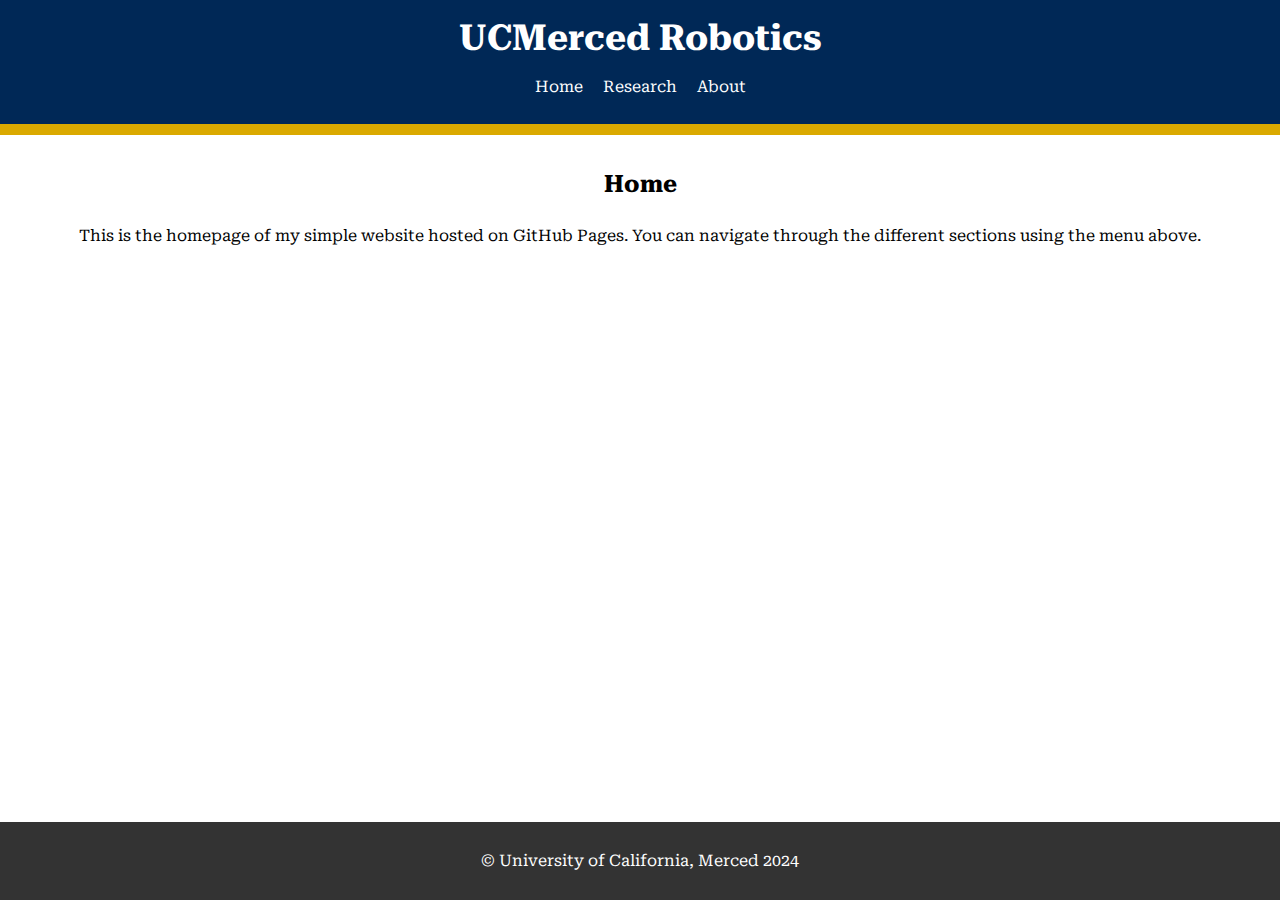
<file: index.html>
<!DOCTYPE html>
<html lang="en">
<head>
    <meta charset="UTF-8">
    <meta name="viewport" content="width=device-width, initial-scale=1.0">
    <title>UCMercedRobotics</title>
    <link rel="preconnect" href="https://fonts.googleapis.com">
    <link rel="preconnect" href="https://fonts.gstatic.com" crossorigin>
    <link href='https://fonts.googleapis.com/css2?family=Roboto+Serif:ital,opsz,wght@0,8..144,100..900;1,8..144,100..900&display=swap' rel='stylesheet'>
    <link rel="stylesheet" href="style.css">
<body>
    <header>
        <h1>UCMerced Robotics</h1>
        <nav>
            <ul>
                <li><a href="index.html">Home</a></li>
                <li class="dropdown">
                    <a href="#" class="dropbtn">Research</a>
                    <div class="dropdown-content">
                        <a href="one4all.html">One For All</a>
                        <a href="gpt-mp-ros2.html">GPT Mission Planner</a>
                        <a href="gnn-sop.html">GNN SOP Solver</a>
                        <a href="asUwish.html">As You Wish</a>
                    </div>
                </li>
                <li><a href="https://robotics.ucmerced.edu/">About</a></li>
            </ul>
        </nav>
    </header>

    <main>
        <section>
            <h2>Home</h2>
            <p>This is the homepage of my simple website hosted on GitHub Pages. You can navigate through the different sections using the menu above.</p>
        </section>
    </main>

    <footer>
        <p>&copy; University of California, Merced 2024</p>
    </footer>
</body>
</html>
</file>
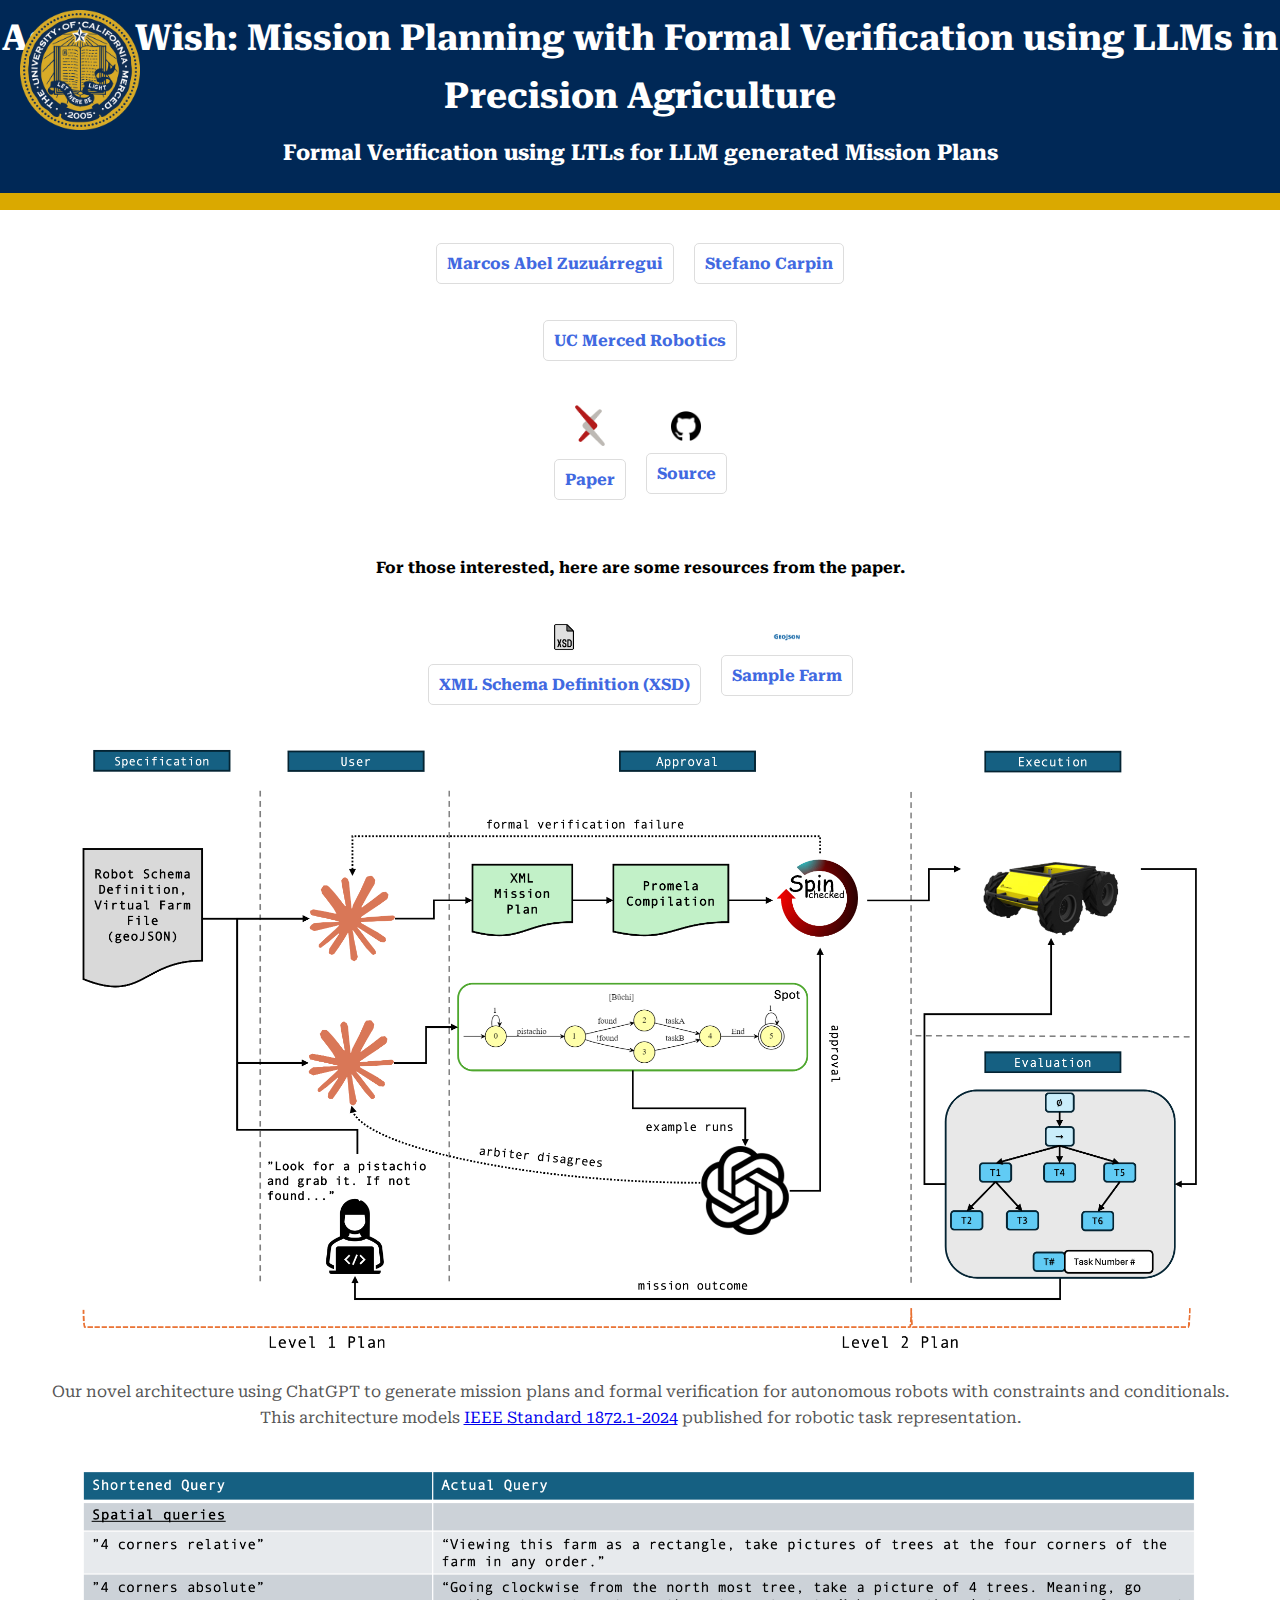
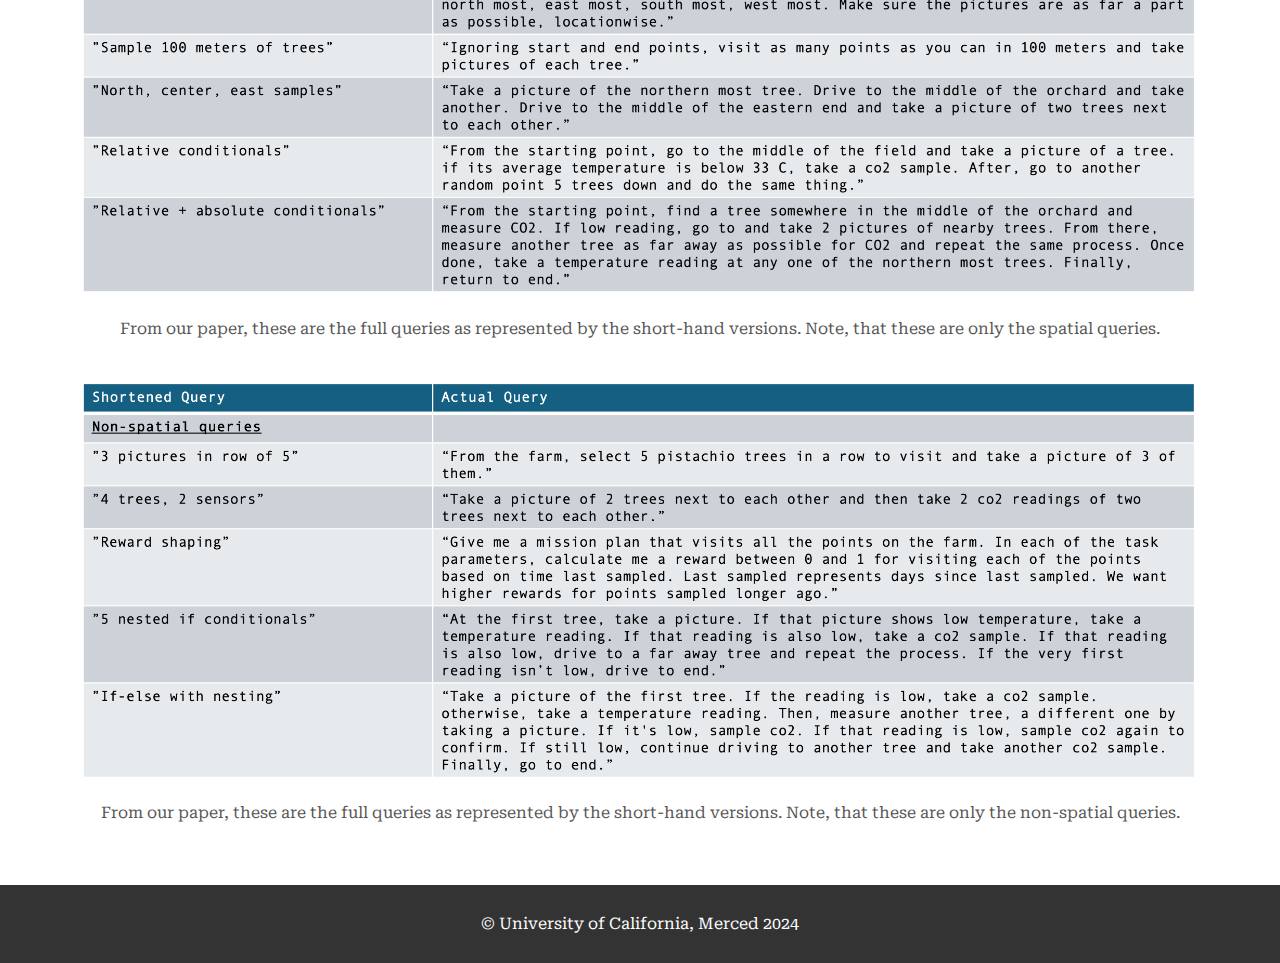
<file: asUwish.html>
<!DOCTYPE html>
<html lang="en">
<head>
    <meta charset="UTF-8">
    <meta name="viewport" content="width=device-width, initial-scale=1.0">
    <title>UCMercedRobotics</title>
    <link rel="preconnect" href="https://fonts.googleapis.com">
    <link rel="preconnect" href="https://fonts.gstatic.com" crossorigin>
    <link href="https://fonts.googleapis.com/css2?family=Roboto+Serif:ital,opsz,wght@0,8..144,100..900;1,8..144,100..900&display=swap" rel="stylesheet">
    <link rel="stylesheet" href="style.css">
</head>
<body>
    <header>
        <a href="index.html">
            <img src="images/UC_Merced_Seal.png" alt="Home" class="home-logo">
        </a>
        <h1>As You Wish: Mission Planning with Formal Verification using LLMs in Precision Agriculture</h1>
        <h2>Formal Verification using LTLs for LLM generated Mission Plans</h2>
    </header>

    <main>
        <div class="header-image-container">        
            <h3><a href="https://linkedin.com/in/marcos-zuzuárregui-73a681bb" class="link-section">Marcos Abel Zuzuárregui</a></h3>
            <h3><a href="https://robotics.ucmerced.edu/" class="link-section">Stefano Carpin</a></h3>
        </div>

        <div class="header-image-container">        
            <!-- <img src="images/UC_Merced_Seal.png" alt="UCM Seal" class="header-image"> -->
            <h3><a href="https://robotics.ucmerced.edu/" class="link-section">UC Merced Robotics</a></h3>
        </div>

        <div class="header-image-container">   
            <div class="image-link-container">
                <img src="images/arxiv.png" alt="Arxiv" class="small-image">
                <h3><a href="" class="link-section">Paper</a></h3>
            </div>     
            <div class="image-link-container">
                <img src="images/github.png" alt="GitHub" class="small-image">
                <h3><a href="https://github.com/ucmercedrobotics/gpt-mission-planner/tree/case-2025" class="link-section">Source</a></h3>
            </div>
        </div>

        <h4>For those interested, here are some resources from the paper.</h4>

        <div class="header-image-container">   
            <div class="image-link-container">
                <img src="gpt-mp-ros2/images/xsd.png" alt="XSD" class="small-image">
                <h3><a href="https://github.com/ucmercedrobotics/gpt-mission-planner/blob/case-2025/app/resources/context/wheeled_bots/schema.xsd" class="link-section">XML Schema Definition (XSD)</a></h3>
            </div>     
            <div class="image-link-container">
                <img src="gpt-mp-ros2/images/geojson.png" alt="GeoJSON" class="small-image">
                <h3><a href="https://github.com/ucmercedrobotics/gpt-mission-planner/blob/case-2025/app/resources/context/wheeled_bots/reza_medium.geojson" class="link-section">Sample Farm</a></h3>
            </div>
        </div>

        <img src="asUwish/spin_arch.png" alt="GPT Architecture" class="image" width="90%">
        <p class="caption">Our novel architecture using ChatGPT to generate mission plans and formal verification for autonomous robots with constraints and conditionals.
            <br/> This architecture models <a href="https://standards.ieee.org/ieee/1872.1/6993/">IEEE Standard 1872.1-2024</a> published for robotic task representation.
        </p>

        <img src="gpt-mp-ros2/images/spatial.png" alt="GPT Architecture" class="image" width="90%">
        <p class="caption">From our paper, these are the full queries as represented by the short-hand versions. Note, that these are only the spatial queries.</p>
        <img src="gpt-mp-ros2/images/non-spatial.png" alt="GPT Architecture" class="image" width="90%">
        <p class="caption">From our paper, these are the full queries as represented by the short-hand versions. Note, that these are only the non-spatial queries.</p>
        
    </main>

    <footer>
        <p>&copy; University of California, Merced 2024</p>
    </footer>
</body>
</html>
</file>
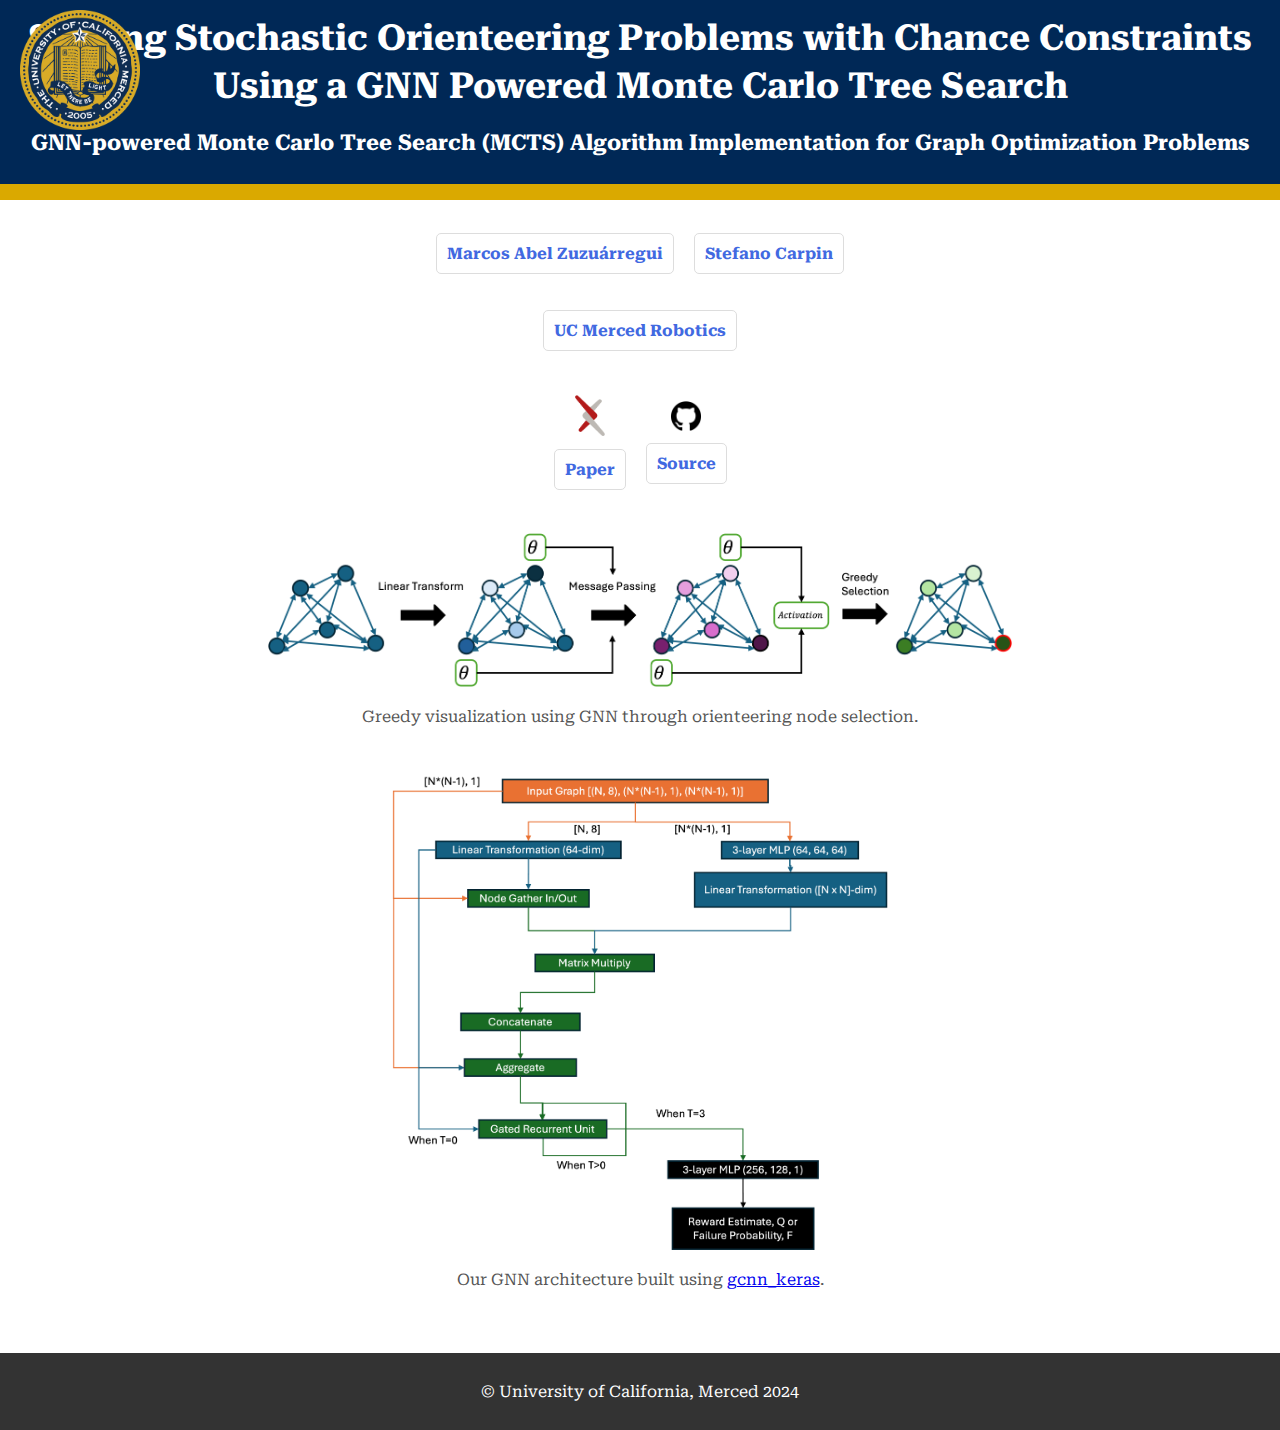
<file: gnn-sop.html>
<!DOCTYPE html>
<html lang="en">
<head>
    <meta charset="UTF-8">
    <meta name="viewport" content="width=device-width, initial-scale=1.0">
    <title>UCMercedRobotics</title>
    <link rel="preconnect" href="https://fonts.googleapis.com">
    <link rel="preconnect" href="https://fonts.gstatic.com" crossorigin>
    <link href="https://fonts.googleapis.com/css2?family=Roboto+Serif:ital,opsz,wght@0,8..144,100..900;1,8..144,100..900&display=swap" rel="stylesheet">
    <link rel="stylesheet" href="style.css">
</head>
<body>
    <header>
        <a href="index.html">
            <img src="images/UC_Merced_Seal.png" alt="Home" class="home-logo">
        </a>
        <h1>Solving Stochastic Orienteering Problems with Chance Constraints </h1>
        <h1>Using a GNN Powered Monte Carlo Tree Search</h1>
        <h2>GNN-powered Monte Carlo Tree Search (MCTS) Algorithm Implementation for Graph Optimization Problems</h2>
    </header>

    <main>
        <div class="header-image-container">        
            <h3><a href="https://linkedin.com/in/marcos-zuzuárregui-73a681bb" class="link-section">Marcos Abel Zuzuárregui</a></h3>
            <h3><a href="https://robotics.ucmerced.edu/" class="link-section">Stefano Carpin</a></h3>
        </div>

        <div class="header-image-container">        
            <!-- <img src="images/UC_Merced_Seal.png" alt="UCM Seal" class="header-image"> -->
            <h3><a href="https://robotics.ucmerced.edu/" class="link-section">UC Merced Robotics</a></h3>
        </div>

        <div class="header-image-container">   
            <div class="image-link-container">
                <img src="images/arxiv.png" alt="Arxiv" class="small-image">
                <h3><a href="https://arxiv.org/abs/2409.04653" class="link-section">Paper</a></h3>
            </div>     
            <div class="image-link-container">
                <img src="images/github.png" alt="GitHub" class="small-image">
                <h3><a href="https://github.com/ucmercedrobotics/GNNStochasticOrienteering" class="link-section">Source</a></h3>
            </div>
        </div>

        <img src="images/highlevelgnn.png" alt="GNN High level" class="image" width="60%">
        <p class="caption">Greedy visualization using GNN through orienteering node selection.</p>

        <img src="images/detailedgnn.png" alt="GNN Architecture" class="image" width="40%">
        <p class="caption">Our GNN architecture built using <a href="https://github.com/aimat-lab/gcnn_keras">gcnn_keras</a>.</p>

        <!-- <video width="1440" autoplay muted loop playsinline>
            <source src="videos/jetson_example.mp4" type="video/mp4">
            Your browser does not support the video tag.
        </video> -->

        <!-- <p class="caption">This is a demonstration video showcasing the features of my website.</p>

        <div class="media-container">
            <div class="image-container">
                <img src="images/ucm_graph20.png" alt="UCM graph20" class="image">
            </div>
            <div class="video-container">
                <video width="100%" autoplay muted loop playsinline>
                    <source src="videos/ucm_husky.mp4" type="video/mp4">
                    Your browser does not support the video tag.
                </video>
                <p class="caption">Driving</p>
            </div>
        </div> -->
        
    </main>

    <footer>
        <p>&copy; University of California, Merced 2024</p>
    </footer>
</body>
</html>
</file>
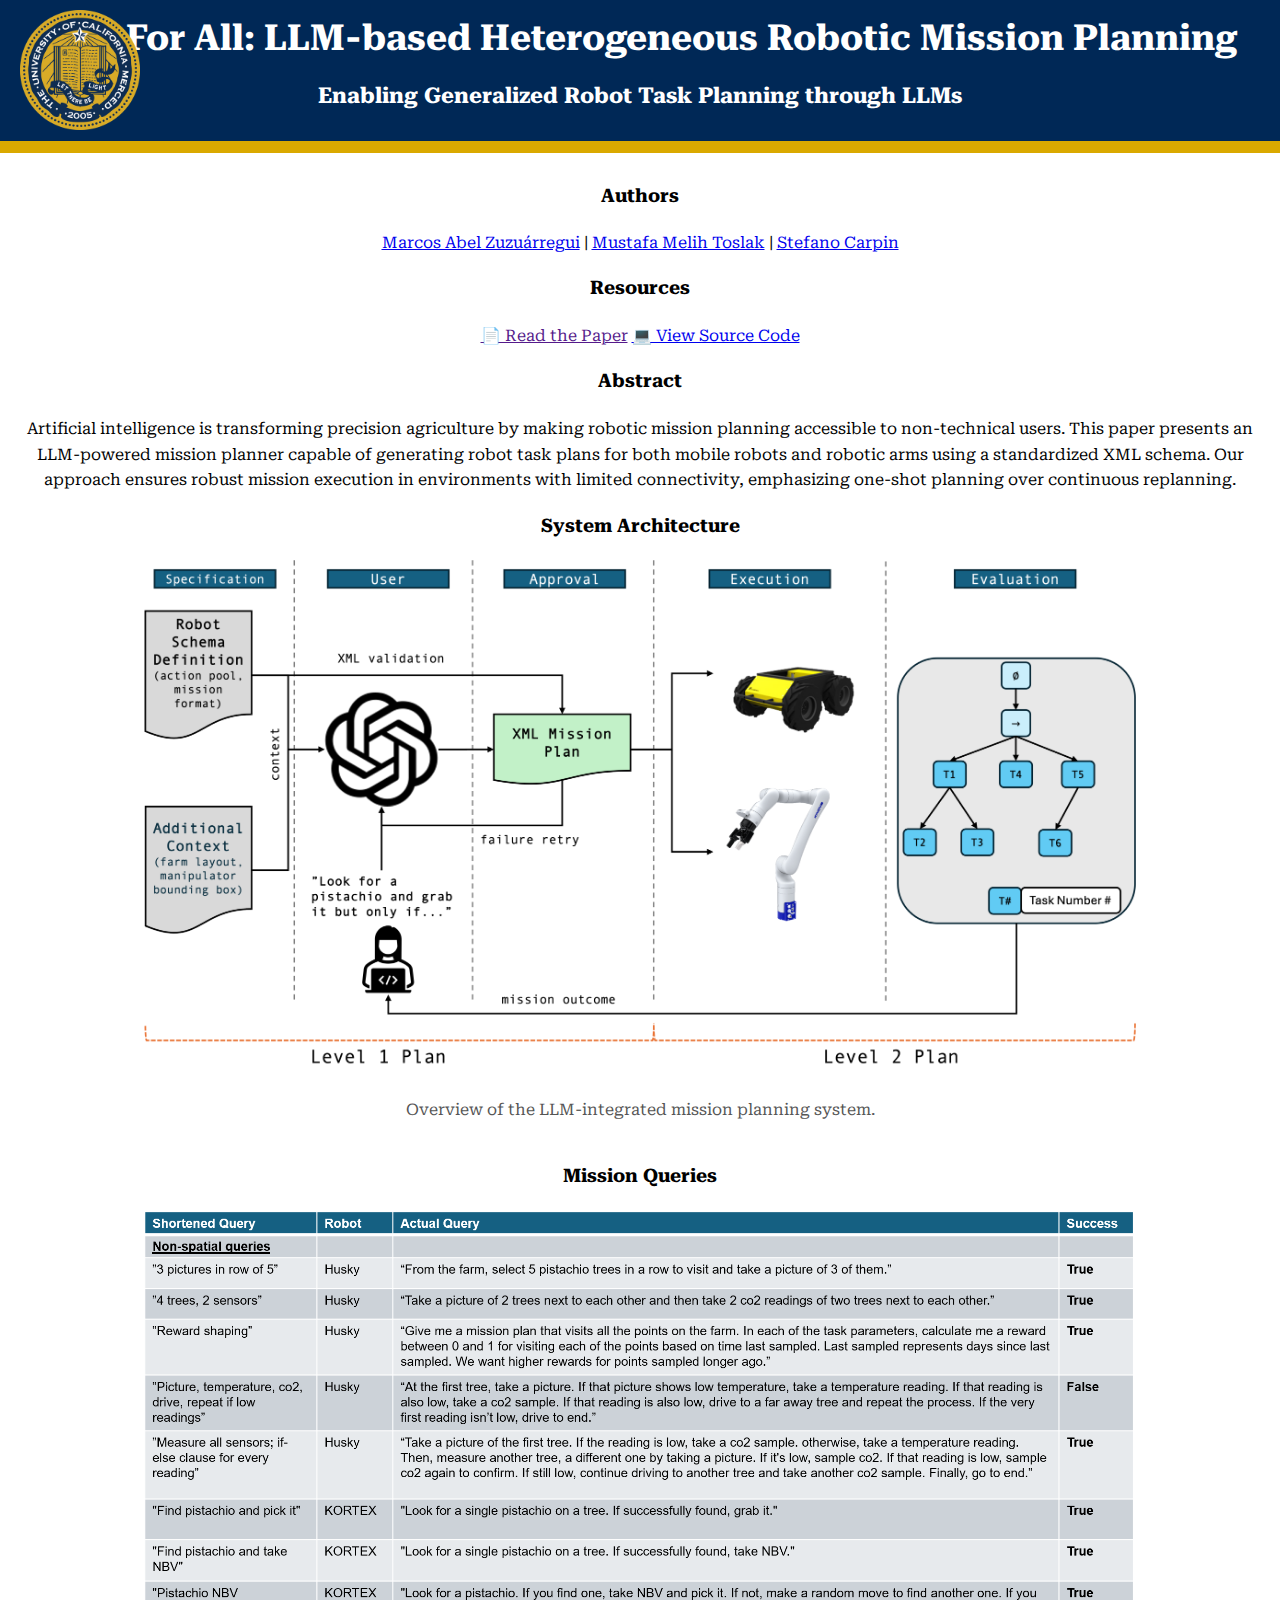
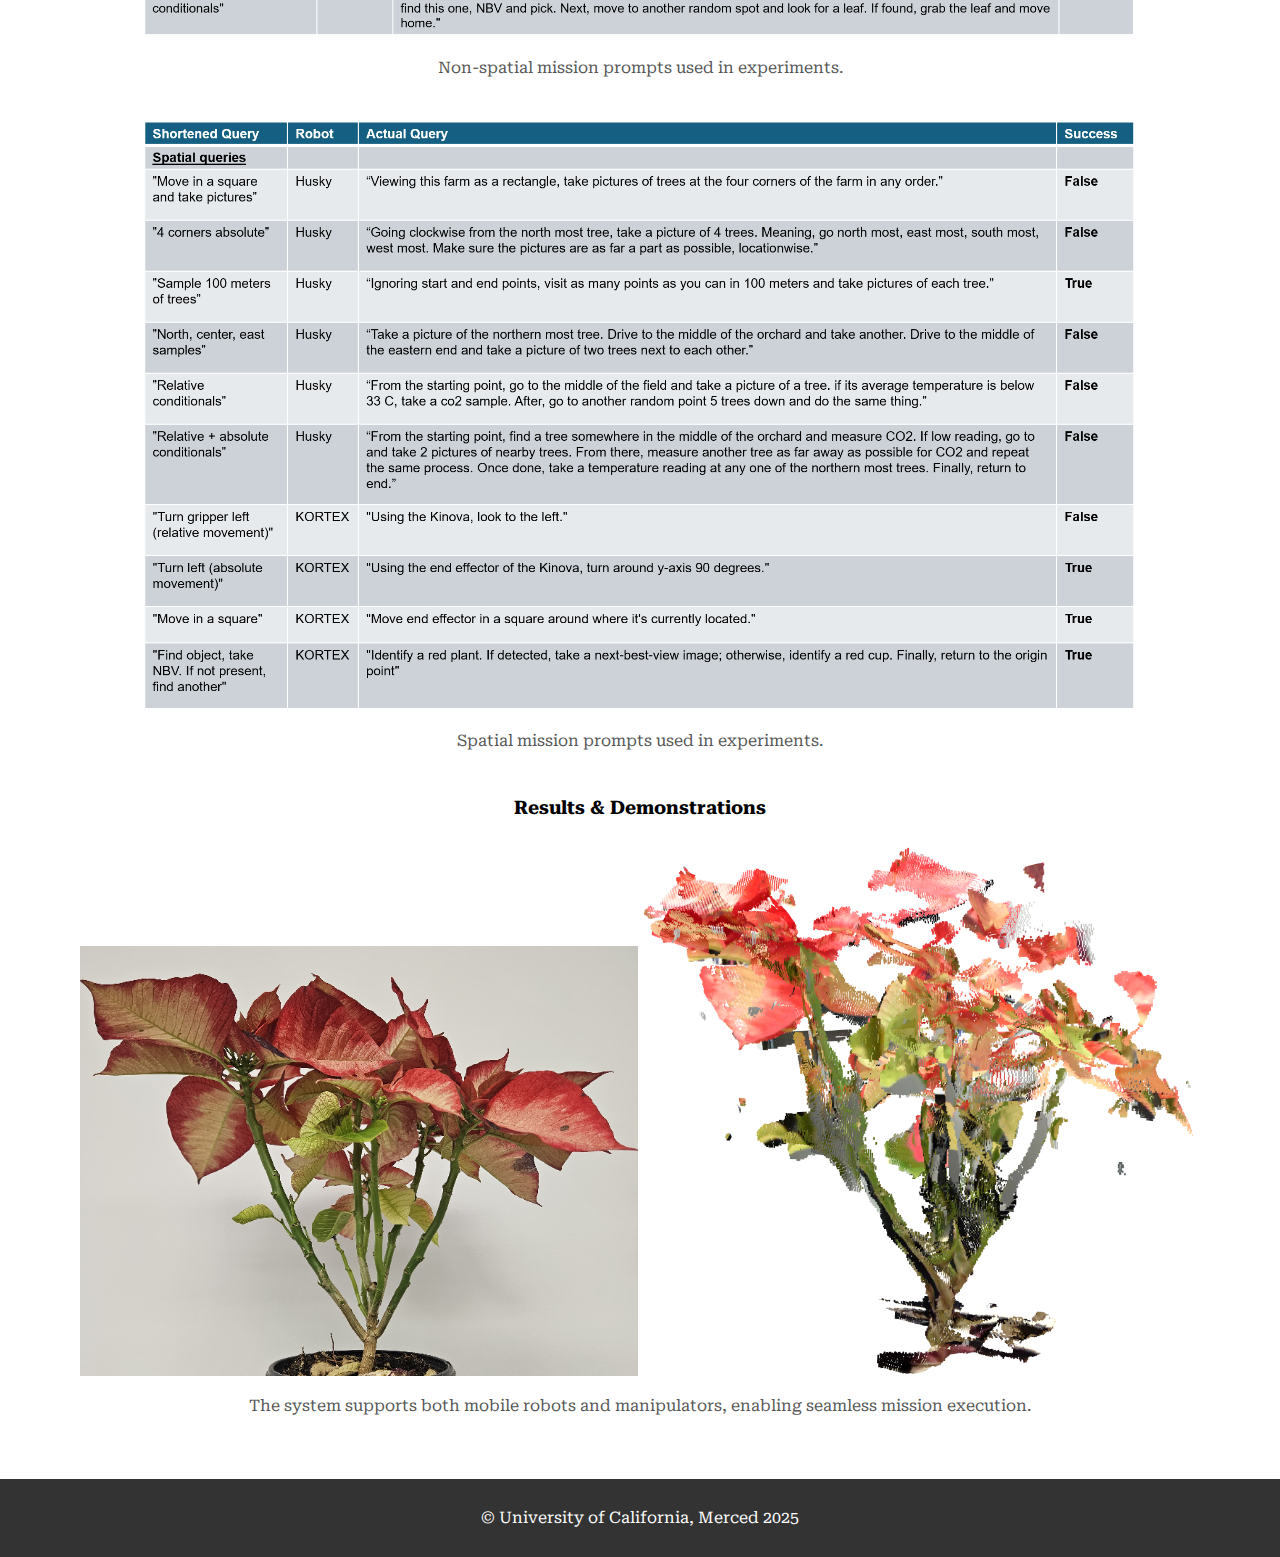
<file: one4all.html>
<!DOCTYPE html>
<html lang="en">
<head>
    <meta charset="UTF-8">
    <meta name="viewport" content="width=device-width, initial-scale=1.0">
    <title>One For All: LLM-based Heterogeneous Robotic Mission Planning</title>
    <link rel="preconnect" href="https://fonts.googleapis.com">
    <link rel="preconnect" href="https://fonts.gstatic.com" crossorigin>
    <link href="https://fonts.googleapis.com/css2?family=Roboto+Serif:wght@300;700&display=swap" rel="stylesheet">
    <link rel="stylesheet" href="style.css">
</head>
<body>
    <header>
        <div class="header-container">
            <a href="index.html">
                <img src="images/UC_Merced_Seal.png" alt="Home" class="home-logo">
            </a>
            <div class="title-container">
                <h1>One For All: LLM-based Heterogeneous Robotic Mission Planning</h1>
                <h2>Enabling Generalized Robot Task Planning through LLMs</h2>
            </div>
        </div>
    </header>

    <main>
        <section class="authors">
            <h3>Authors</h3>
            <p><a href="https://linkedin.com/in/marcos-zuzuárregui-73a681bb">Marcos Abel Zuzuárregui</a> | 
               <a href="https://linkedin.com/in/mustafa-melih-toslak">Mustafa Melih Toslak</a> | 
               <a href="https://robotics.ucmerced.edu/">Stefano Carpin</a></p>
        </section>
        
        <section class="resources">
            <h3>Resources</h3>
            <div class="resource-links">
                <a href="" class="btn">📄 Read the Paper</a>
                <a href="https://github.com/ucmercedrobotics/NextBestView" class="btn">💻 View Source Code</a>
            </div>
        </section>
        
        <section class="abstract">
            <h3>Abstract</h3>
            <p>Artificial intelligence is transforming precision agriculture by making robotic mission planning accessible to non-technical users. 
            This paper presents an LLM-powered mission planner capable of generating robot task plans for both mobile robots and robotic arms 
            using a standardized XML schema. Our approach ensures robust mission execution in environments with limited connectivity, 
            emphasizing one-shot planning over continuous replanning.</p>
        </section>

        <section class="architecture">
            <h3>System Architecture</h3>
            <img src="one4all/pictures/ifac_gpt_arch.png" alt="System Architecture" class="image" width="80%">
            <p class="caption">Overview of the LLM-integrated mission planning system.</p>
        </section>

        <section class="queries">
            <h3>Mission Queries</h3>
            <img src="one4all/pictures/kinova_queries.png" alt="Non-spatial" class="image" width="80%">
            <p class="caption">Non-spatial mission prompts used in experiments.</p>
            <img src="one4all/pictures/kinova_spatial.png" alt="Spatial" class="image" width="80%">
            <p class="caption">Spatial mission prompts used in experiments.</p>
        </section>
        
        <section class="results">
            <h3>Results & Demonstrations</h3>
            <div class="image-row">
                <img src="one4all/pictures/rgbimage.png" alt="RGB Image" class="image" width="45%">
                <img src="one4all/pictures/pointcloud.png" alt="Point Cloud Data" class="image" width="45%">
            </div>
            <p class="caption">The system supports both mobile robots and manipulators, enabling seamless mission execution.</p>
        </section>
    </main>

    <footer>
        <p>&copy; University of California, Merced 2025</p>
    </footer>
</body>
</html>
</file>
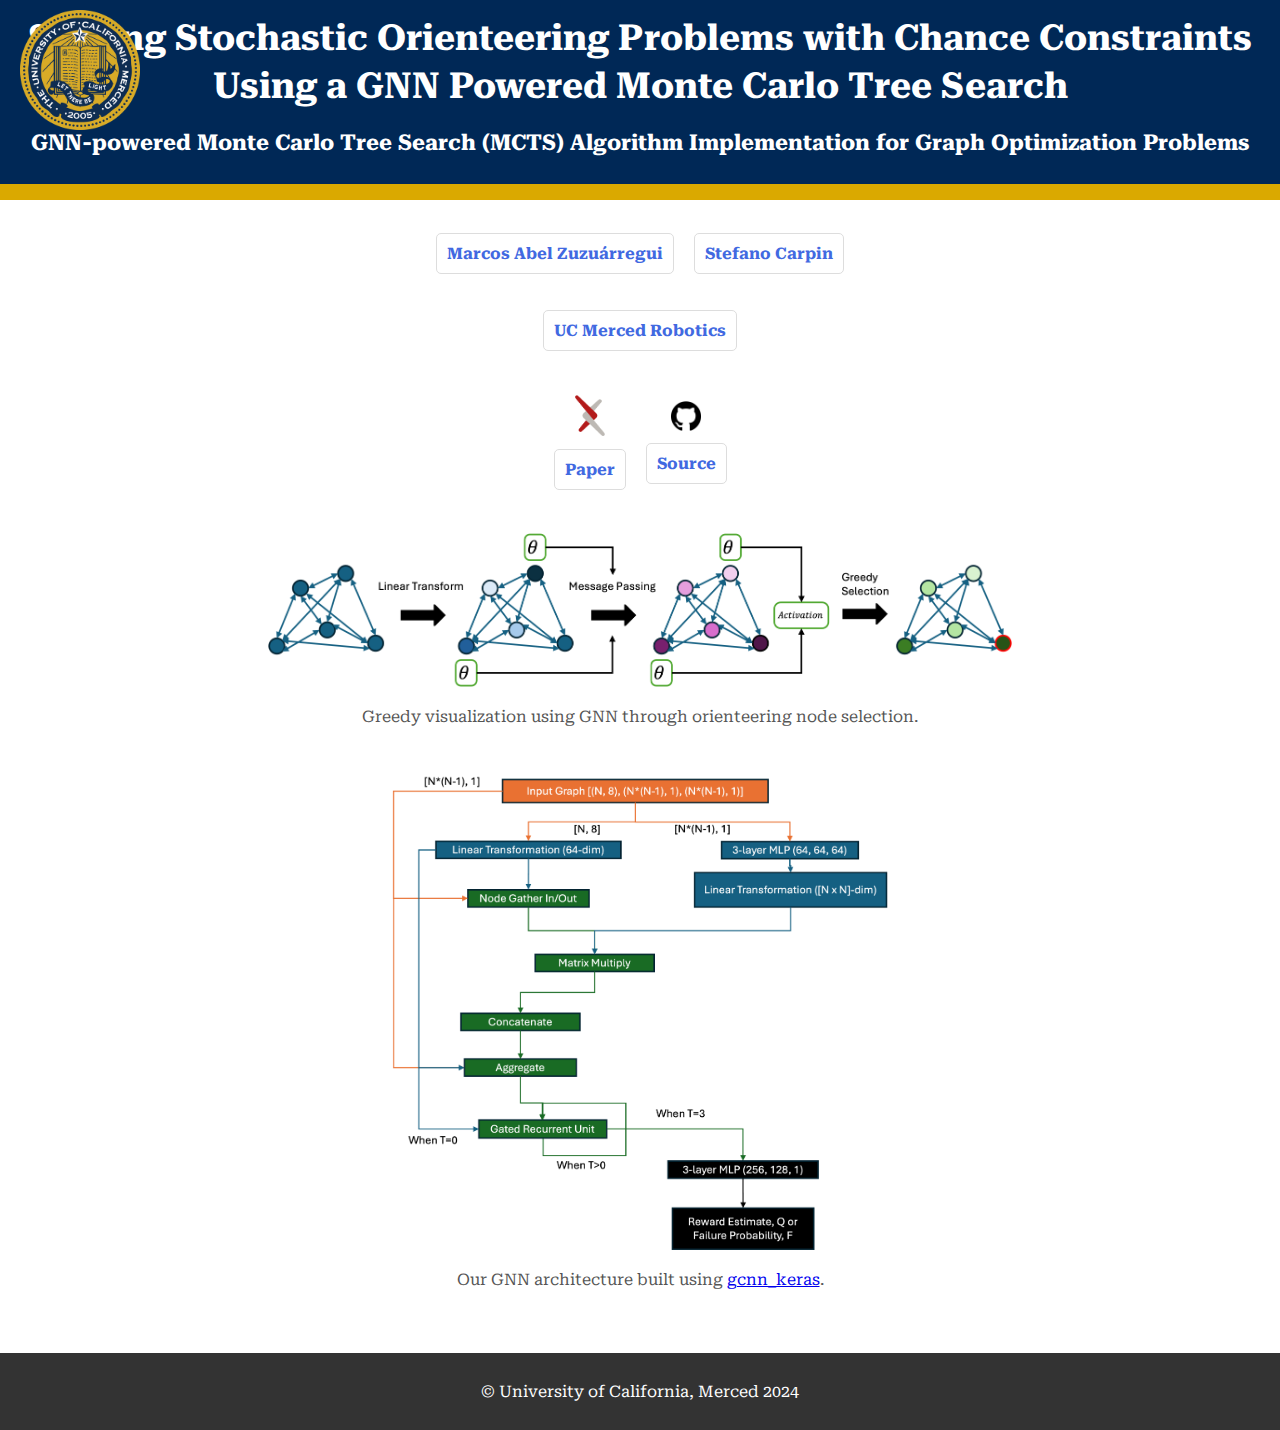
<file: gnn-sop/gnn-sop.html>
<!DOCTYPE html>
<html lang="en">
<head>
    <meta charset="UTF-8">
    <meta name="viewport" content="width=device-width, initial-scale=1.0">
    <title>UCMercedRobotics</title>
    <link rel="preconnect" href="https://fonts.googleapis.com">
    <link rel="preconnect" href="https://fonts.gstatic.com" crossorigin>
    <link href="https://fonts.googleapis.com/css2?family=Roboto+Serif:ital,opsz,wght@0,8..144,100..900;1,8..144,100..900&display=swap" rel="stylesheet">
    <link rel="stylesheet" href="../style.css">
</head>
<body>
    <header>
        <a href="../index.html">
            <img src="../images/UC_Merced_Seal.png" alt="Home" class="home-logo">
        </a>
        <h1>Solving Stochastic Orienteering Problems with Chance Constraints </h1>
        <h1>Using a GNN Powered Monte Carlo Tree Search</h1>
        <h2>GNN-powered Monte Carlo Tree Search (MCTS) Algorithm Implementation for Graph Optimization Problems</h2>
    </header>

    <main>
        <div class="header-image-container">        
            <h3><a href="https://linkedin.com/in/marcos-zuzuárregui-73a681bb" class="link-section">Marcos Abel Zuzuárregui</a></h3>
            <h3><a href="https://robotics.ucmerced.edu/" class="link-section">Stefano Carpin</a></h3>
        </div>

        <div class="header-image-container">        
            <!-- <img src="images/UC_Merced_Seal.png" alt="UCM Seal" class="header-image"> -->
            <h3><a href="https://robotics.ucmerced.edu/" class="link-section">UC Merced Robotics</a></h3>
        </div>

        <div class="header-image-container">   
            <div class="image-link-container">
                <img src="../images/arxiv.png" alt="Arxiv" class="small-image">
                <h3><a href="https://arxiv.org/abs/2409.04653" class="link-section">Paper</a></h3>
            </div>     
            <div class="image-link-container">
                <img src="../images/github.png" alt="GitHub" class="small-image">
                <h3><a href="https://github.com/ucmercedrobotics/GNNStochasticOrienteering" class="link-section">Source</a></h3>
            </div>
        </div>

        <img src="../images/highlevelgnn.png" alt="GNN High level" class="image" width="60%">
        <p class="caption">Greedy visualization using GNN through orienteering node selection.</p>

        <img src="../images/detailedgnn.png" alt="GNN Architecture" class="image" width="40%">
        <p class="caption">Our GNN architecture built using <a href="https://github.com/aimat-lab/gcnn_keras">gcnn_keras</a>.</p>

        <!-- <video width="1440" autoplay muted loop playsinline>
            <source src="videos/jetson_example.mp4" type="video/mp4">
            Your browser does not support the video tag.
        </video> -->

        <!-- <p class="caption">This is a demonstration video showcasing the features of my website.</p>

        <div class="media-container">
            <div class="image-container">
                <img src="../images/ucm_graph20.png" alt="UCM graph20" class="image">
            </div>
            <div class="video-container">
                <video width="100%" autoplay muted loop playsinline>
                    <source src="videos/ucm_husky.mp4" type="video/mp4">
                    Your browser does not support the video tag.
                </video>
                <p class="caption">Driving</p>
            </div>
        </div> -->
        
    </main>

    <footer>
        <p>&copy; University of California, Merced 2024</p>
    </footer>
</body>
</html>
</file>
<file: style.css>
html, body {
    height: 100%;
    margin: 0;
    padding: 0;
    font-family: "Roboto Serif";
    line-height: 1.6;
}

body {
    display: flex;
    flex-direction: column;
}

.home-logo {
    position: absolute;
    top: 10px; /* Adjust the top positioning as needed */
    left: 20px; /* Adjust the left positioning as needed */
    width: 120px; /* Adjust the width to your preferred size */
    height: auto; /* Maintain aspect ratio */
}

header {
    color: #ffffff;
    padding: 20px 0;
    text-align: center;
    background: linear-gradient(to bottom, #002856 92%, #daa900 8%);
    background-size: 100% 100%;
    margin-bottom: -10px;
}

header h1 {
    margin: -10px 0;
    font-size: 36px;
    font-family: "Roboto Serif";
}

header h2 {
    margin: 20px 0;
    font-size: 22px;
    font-family: "Roboto Serif";
}

header h3 {
    margin: 10px 0;
    font-size: 16px;
    font-family: "Roboto Serif";
}

nav ul {
    list-style: none;
    padding: 0;
    margin: 20;
    display: flex;
    justify-content: center;
}

nav ul li {
    font-family: "Roboto Serif";
    position: relative; /* Important for positioning the dropdown */
    margin: 0 10px;
}

nav ul li a {
    color: #fff;
    text-decoration: none;
}

nav ul li a:hover {
    background-color: rgba(255, 255, 255, 0.2);
    border-radius: 5px;
}

/* Dropdown menu styles */
.dropdown-content {
    display: none;
    position: absolute;
    background-color: #002856;
    top: 100%; /* Position below the button */
    left: 0;
    min-width: 200px;
    box-shadow: 0px 8px 16px rgba(0,0,0,0.2);
    z-index: 1;
    overflow-wrap: break-word; /* Wrap long text to prevent overflow */
    white-space: normal; /* Allow text to wrap to the next line */
}

.dropdown-content a {
    color: white;
    padding: 12px 16px;
    text-decoration: none;
    display: block;
    text-align: left;
    transition: background-color 0.3s ease, border-radius 0.3s ease; /* Smooth transition for hover effects */
}

.dropdown-content a:hover {
    color: rgb(0, 0, 0);
    background-color: #daa900;
    border-radius: 5px;
}

.dropdown:hover .dropdown-content {
    display: block;
    border-radius: 5px;
}

main {
    flex: 1;
    padding: 20px;
    text-align: center;
}

footer {
    background-color: #333;
    color: #fff;
    text-align: center;
    padding: 10px 0;
}

/* Animation for gradient background */
@keyframes gradientAnimation {
    0% { background-position: 0% 50%; }
    50% { background-position: 100% 50%; }
    100% { background-position: 0% 50%; }
}

/* Caption styling */
.caption {
    font-family: 'Roboto Serif'; /* Use Roboto Serif for captions */
    font-size: 16px;
    color: #555;
    margin-top: 10px;
    margin-bottom: 40px;
}

/* Media container styling */
.media-container {
    display: flex;
    justify-content: center;
    gap: 20px; /* Space between video and image */
    margin: 20px 0;
}

.video-container, .image-container {
    width: 100%; /* Ensure both containers take equal width */
    max-width: 600px; /* Set a maximum width */
    height: auto; /* Adjust height automatically */
}

.video-container video, .image-container img {
    width: 100%; /* Make video and image responsive */
    height: auto; /* Maintain aspect ratio */
}

/* Image styling */
.image-container img {
    display: block; /* Remove any space below the image */
}

/* New link section styling */
.link-section {
    font-family: 'Roboto Serif'; /* Use Roboto Serif for captions */
    font-size: 16px; /* Adjust heading size */
    margin-bottom: 0px;
    color: royalblue; /* Link color */
    text-decoration: none; /* Remove underline from links */
    padding: 10px;
    border: 1px solid #ddd; /* Optional: border around the section */
    border-radius: 5px; /* Optional: rounded corners */
}

.link-section:hover {
    text-decoration: underline; /* Add underline on hover */
}

.header-image-container {
    display: flex;
    align-items: center; /* Vertically center the image and header */
    gap: 20px; /* Space between image and header */
    margin: 10px 0; /* Margin around the section */
    justify-content: center; /* Center align the contents horizontally */
}

.header-image {
    width: 100px; /* Fixed width for the image */
    height: auto; /* Maintain aspect ratio */
}

.image-link-container {
    text-align: center; /* Center align the contents */
    margin: 20px 0; /* Margin around the container */
}

.small-image {
    width: 30px; /* Adjust the size of the image */
    height: auto; /* Maintain aspect ratio */
    display: block; /* Remove any space below the image */
    margin: 0 auto; /* Center the image horizontally */
}
</file>
